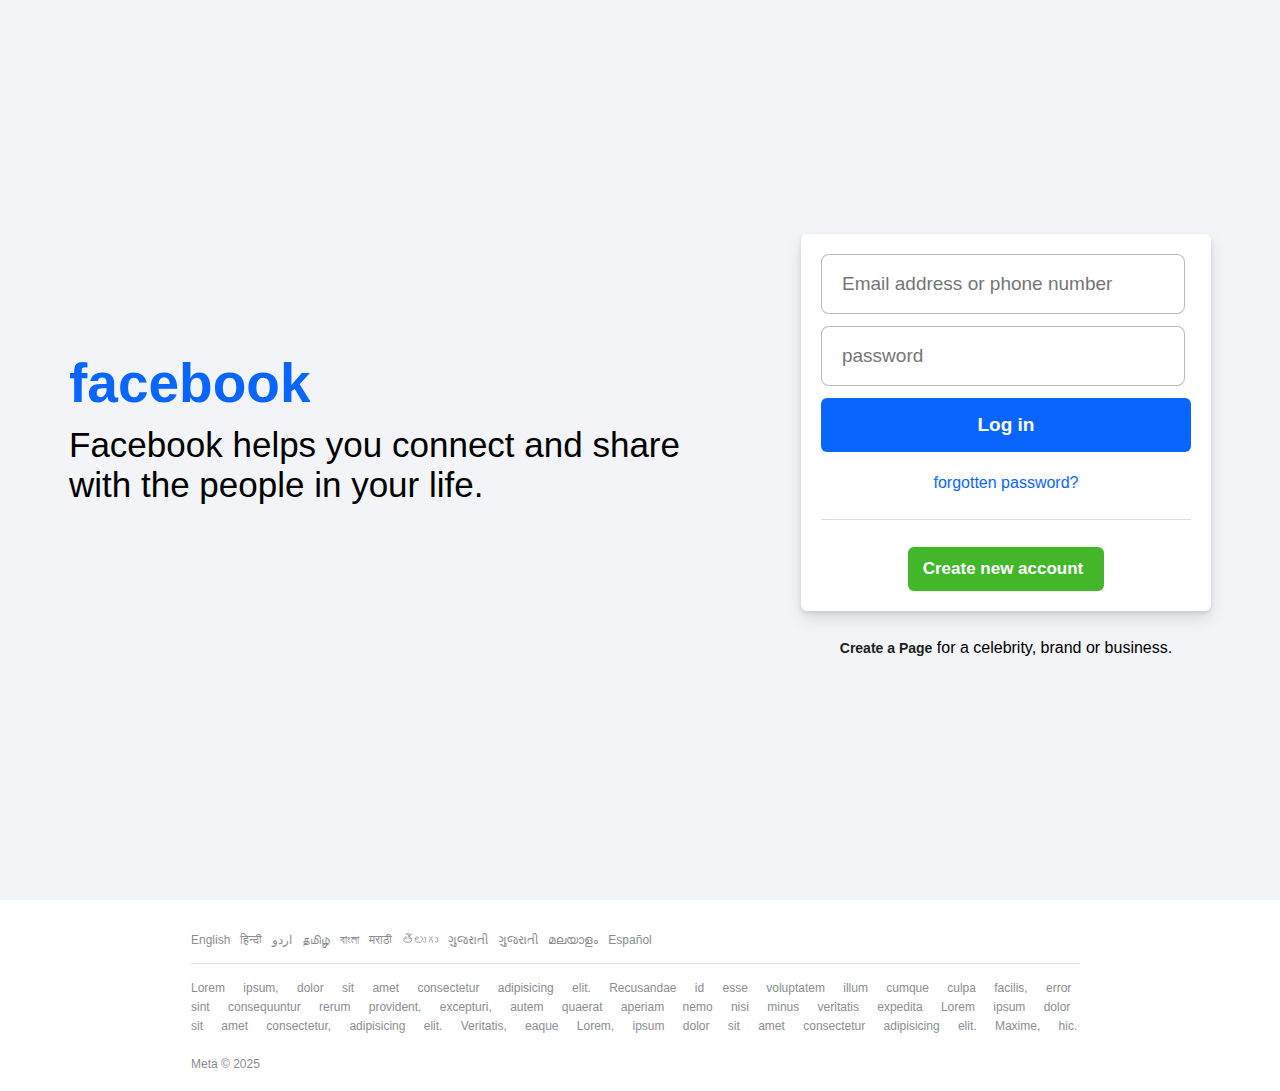
<file: index.html>
<!DOCTYPE html>
<html lang="en">
  <head>
    <meta charset="UTF-8" />
    <meta name="viewport" content="width=device-width, initial-scale=1.0" />
    <title>Facebook – log in or sign up</title>
    <link rel="stylesheet" href="style.css" />
    <link
      rel="shortcut icon"
      href="images/facebook logo.svg"
      type="image/x-icon"
    />
  </head>
  <body>
    <main id="login-page-container">
      <div class="left-side">
        <h1>facebook</h1>
        <p>
          Facebook helps you connect and share <br />
          with the people in your life.
        </p>
      </div>
      <div>
        <form action="/signup.html" class="right-side">
          <input type="text" placeholder="Email address or phone number" />
          <input type="password" placeholder="password" />
          <button type="submit" id="login-btn">Log in</button>
          <a href="forget-password.html" id="forget-password-link"
            >forgotten password?</a
          >
          <div class="bottom-border"></div>
          <button id="sign-up-btn">
            <a href="/signup.html">Create new account</a>
          </button>
        </form>
        <p class="create-page">
          <a href="/page-creation.html">Create a Page</a> for a celebrity, brand
          or business.
        </p>
      </div>
    </main>
    <!-- main section ends -->
    <!-- footer section  -->
    <footer>
      <div id="footer-top">
        <ul>
          <li><a href="#">English</a></li>
          <li><a href="#">हिन्दी </a></li>
          <li><a href="https://en-gb.facebook.com/">اردو </a></li>
          <li><a href="#">தமிழ் </a></li>
          <li><a href="#">বাংলা </a></li>
          <li><a href="#">मराठी</a></li>
          <li><a href="#">తెలుగు</a></li>
          <li><a href="#">ગુજરાતી </a></li>
          <li><a href="#">ગુજરાતી</a></li>
          <li><a href="#">മലയാളം</a></li>
          <li><a href="#">Español</a></li>
        </ul>
      </div>
      <div class="bottom-border"></div>
      <div id="footer-mid">
        Lorem ipsum, dolor sit amet consectetur adipisicing elit. Recusandae id
        esse voluptatem illum cumque culpa facilis, error sint consequuntur
        rerum provident, excepturi, autem quaerat aperiam nemo nisi minus
        veritatis expedita Lorem ipsum dolor sit amet consectetur, adipisicing
        elit. Veritatis, eaque Lorem, ipsum dolor sit amet consectetur
        adipisicing elit. Maxime, hic.
      </div>
      <div id="footer-bottom">Meta &copy; 2025</div>
    </footer>
    <!-- footer section ends  -->
  </body>
</html>
</file>
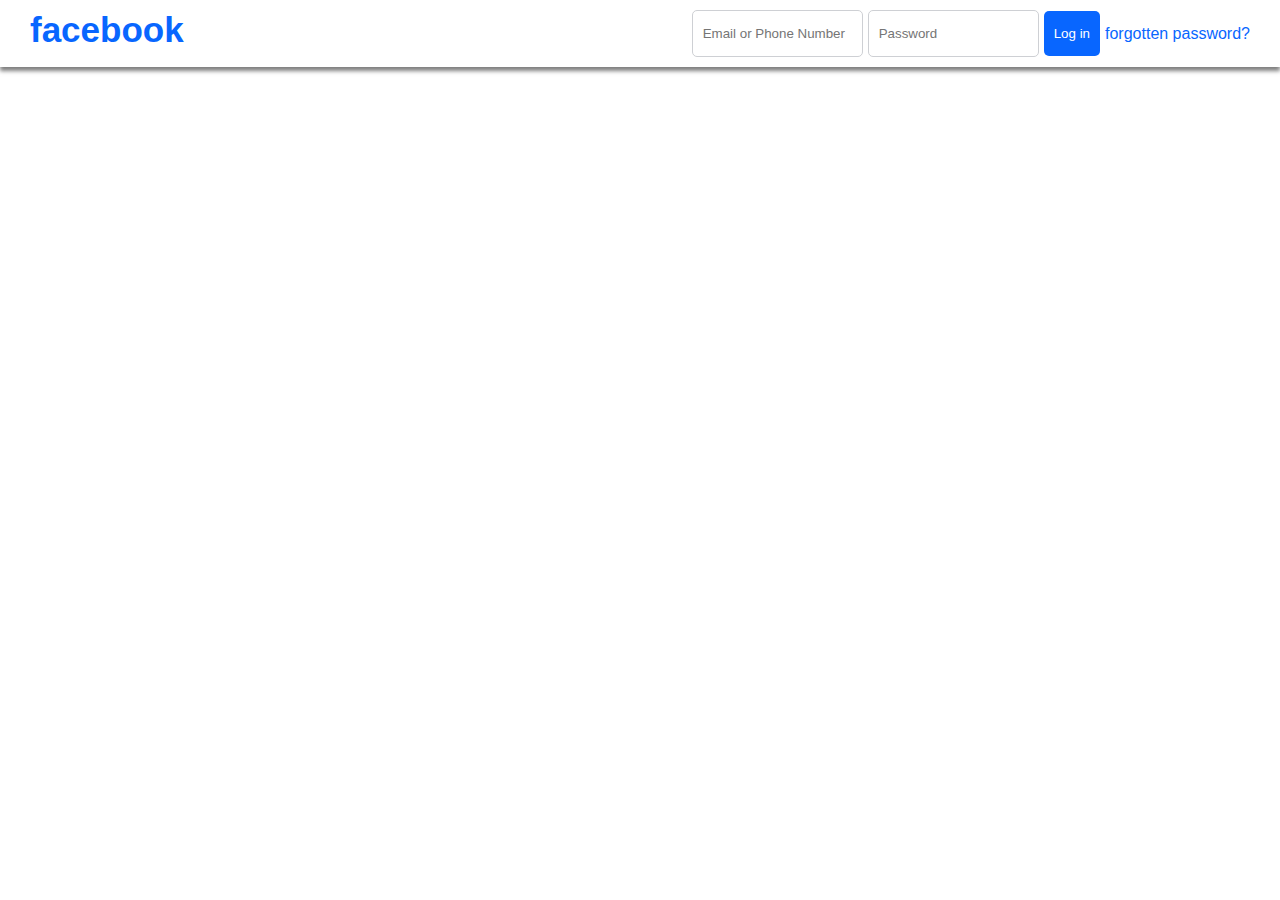
<file: forget-password.html>
<!DOCTYPE html>
<html lang="en">
  <head>
    <meta charset="UTF-8" />
    <meta name="viewport" content="width=device-width, initial-scale=1.0" />
    <title>Document</title>
    <link rel="stylesheet" href="style.css" />
  </head>
  <body>
    <header id="forget-pass-header">
      <h1 class="logo header-left">facebook</h1>
      <div class="header-right">
        <input type="text" placeholder="Email or Phone Number" />
        <input type="password" placeholder="Password" />
        <button type="submit">Log in</button>
        <a href="#">forgotten password?</a>
      </div>
    </header>
  </body>
</html>
</file>
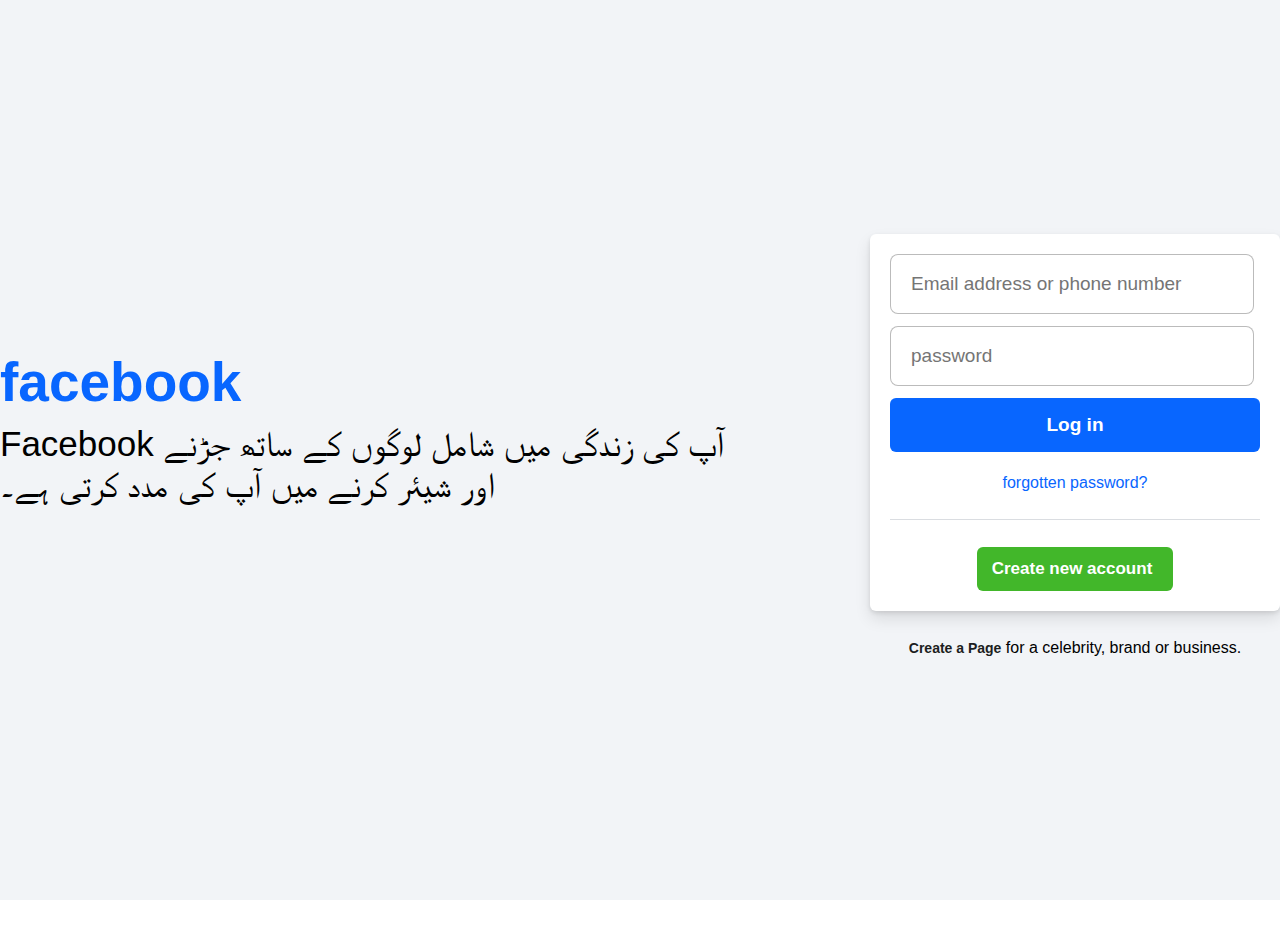
<file: login-page-urdu.html>
<!DOCTYPE html>
<html lang="en">
  <head>
    <meta charset="UTF-8" />
    <meta name="viewport" content="width=device-width, initial-scale=1.0" />
    <title>Facebook – log in or sign up</title>
    <link rel="stylesheet" href="style.css" />
    <link
      rel="shortcut icon"
      href="images/facebook logo.svg"
      type="image/x-icon"
    />
  </head>
  <body>
    <main id="login-page-container">
      <div class="left-side">
        <h1>facebook</h1>
        <p>
          Facebook آپ کی زندگی میں شامل لوگوں کے ساتھ جڑنے اور شیئر کرنے میں آپ
          کی مدد کرتی ہے۔
        </p>
      </div>
      <div>
        <form action="/signup.html" class="right-side">
          <input type="text" placeholder="Email address or phone number" />
          <input type="password" placeholder="password" />
          <button type="submit" id="login-btn">Log in</button>
          <a href="forget-password.html" id="forget-password-link"
            >forgotten password?</a
          >
          <div class="bottom-border"></div>
          <button id="sign-up-btn">
            <a href="/signup.html">Create new account</a>
          </button>
        </form>
        <p class="create-page">
          <a href="/page-creation.html">Create a Page</a> for a celebrity, brand
          or business.
        </p>
      </div>
    </main>
    <!-- main section ends -->
    <!-- footer section  -->
    <footer>
      <div id="footer-top"></div>
    </footer>
  </body>
</html>
</file>
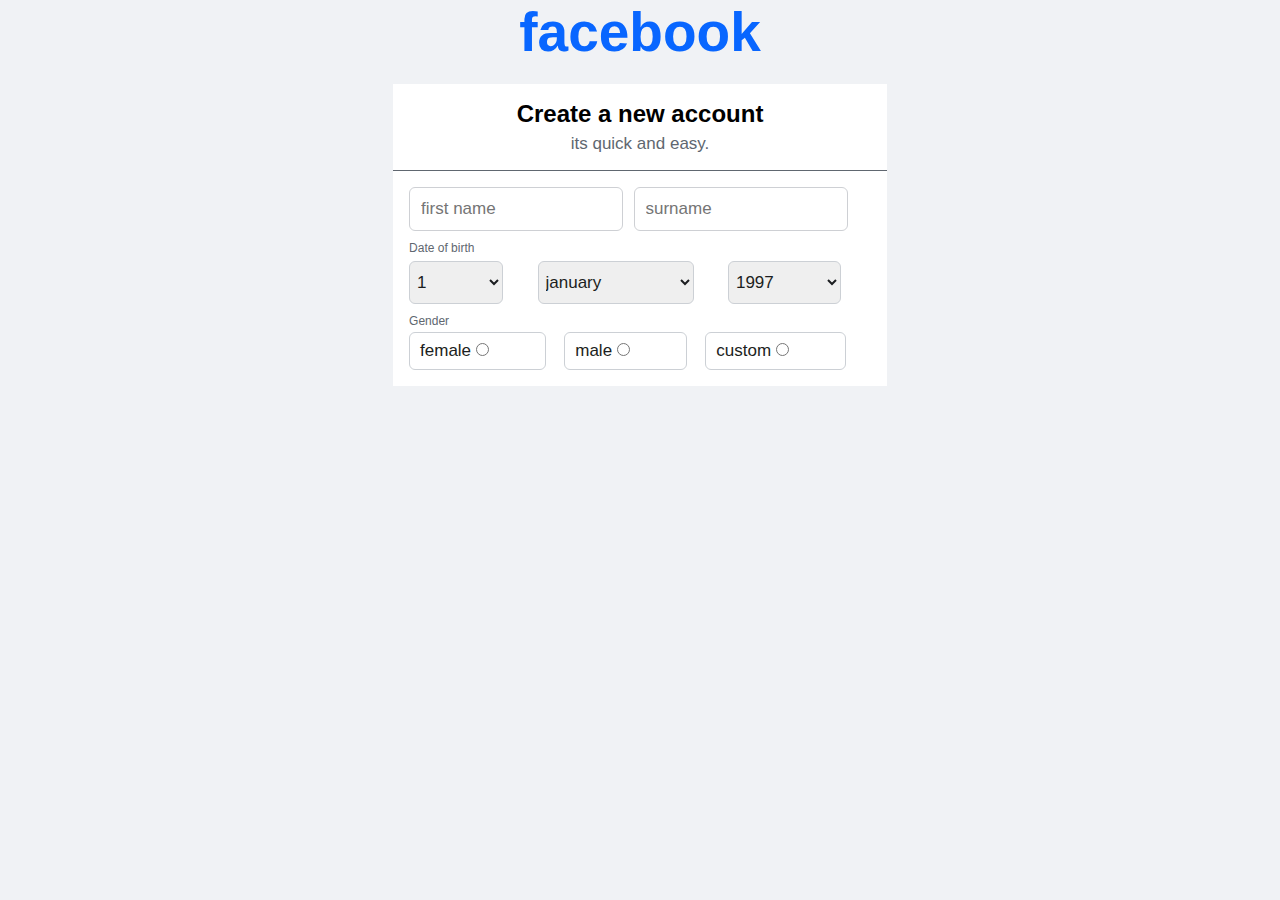
<file: signup.html>
<!DOCTYPE html>
<html lang="en">
  <head>
    <meta charset="UTF-8" />
    <meta name="viewport" content="width=device-width, initial-scale=1.0" />
    <title>Sign up for Facbook</title>
    <link rel="stylesheet" href="style.css" />
  </head>
  <body>
    <main id="Signup-container">
      <h1 id="Signup-logo">facebook</h1>
      <div class="form-container">
        <div class="signup-heading">
          <h2>Create a new account</h2>
          <h5>its quick and easy.</h5>
        </div>

        <form>
          <div class="input-caption">
            <input type="text" placeholder="first name" class="username" />
            <input type="text" placeholder="surname" class="username" />
          </div>

          <div class="dob-field">
            <h5>Date of birth</h5>
            <select class="dob-dropdown">
              <option>1</option>
              <option>2</option>
              <option>3</option>
              <option>4</option>
              <option>5</option>
              <option>6</option>
              <option>7</option>
              <option>8</option>
              <option>9</option>
              <option>10</option>
              <option>11</option>
              <option>12</option>
              <option>13</option>
              <option>14</option>
              <option>15</option>
              <option>16</option>
              <option>17</option>
              <option>18</option>
              <option>19</option>
              <option>20</option>
              <option>21</option>
              <option>22</option>
              <option>23</option>
              <option>24</option>
              <option>25</option>
              <option>26</option>
              <option>27</option>
              <option>28</option>
            </select>

            <select class="dob-dropdown">
              <option>january</option>
              <option>february</option>
              <option>march</option>
              <option>april</option>
              <option>may</option>
              <option>june</option>
              <option>july</option>
              <option>august</option>
              <option>september</option>
              <option>october</option>
              <option>november</option>
              <option>december</option>
            </select>

            <select class="dob-dropdown">
              <option>1997</option>
              <option>1998</option>
              <option>1999</option>
              <option>2000</option>
              <option>2001</option>
              <option>2002</option>
              <option>2003</option>
              <option>2005</option>
              <option>2006</option>
              <option>2007</option>
              <option>2008</option>
              <option>2009</option>
              <option>2010</option>
              <option>2011</option>
              <option>2012</option>
              <option>2013</option>
              <option>2014</option>
              <option>2015</option>
              <option>2016</option>
              <option>2017</option>
              <option>2018</option>
              <option>2019</option>
              <option>2020</option>
              <option>2021</option>
              <option>2022</option>
              <option>2023</option>
              <option>2024</option>
              <option>2025</option>
            </select>
          </div>

          <div class="Gender">
            <h5>Gender</h5>
            <label for="female"
              >female
              <input type="radio" value="female" name="Gender" />
            </label>
            <label for="male"
              >male
              <input type="radio" value="female" name="Gender" />
            </label>
            <label for="custom" id="custom"
              >custom
              <input type="radio" value="custom" name="Gender" />
            </label>
          </div>
        </form>
      </div>
    </main>
  </body>
</html>
</file>
<file: style.css>
:root {
  --xxl: 55px;
  --xl: 35px;
  --l: 28px;
  --m: 19px;
  --s: 17px;
  --xs: 12px;
  --primary-color: #0866ff;
  --secondary-color: #1c1e21;
  --teritiary-color: #8a8d91;
  --border-color: #ced0d4;
  --primary-border-color: #606770;
  --secondary-border-color: #dadde1;
  --teritiary-border-color: #00000044;
  --quaternary-border-color: #ccd0d5;
  --main-background: #fff;
  --primary-background-color: #f2f4f7;
  --secondary-background-color: #e9ebee;
  --quaternary-background-color: #f0f2f5;
  --teritiary-background-color: #42b72a;
  --primary-border-radius: 6px;
  --secondary-border-radius: 8px;
  --primary-box-shadow: 0px 4px 4px 0px rgba(0, 0, 0, 0.5);
  --secondary-box-shadow: 0px 2px 4px rgba(0, 0, 0, 0.1),
    0px 8px 16px rgba(0, 0, 0, 0.1);
}
* {
  margin: 0;
  padding: 0;
  box-sizing: border-box;
  font-family: Helvetica, Arial, sans-serif;
}
/* login page(main page) */

#login-page-container {
  background-color: var(--primary-background-color);
  height: 100vh;
  display: flex;
  justify-content: center;
  align-items: center;
  gap: 121px;
}

.left-side {
  display: flex;
  flex-direction: column;

  h1 {
    color: var(--primary-color);
    font-size: var(--xxl);
    padding-bottom: 10px;
  }

  p {
    font-size: var(--xl);
    margin-bottom: 45px;
  }
}
.right-side {
  background-color: var(--main-background);
  display: flex;
  flex-direction: column;
  justify-content: space-between;
  gap: 12px;
  padding: 20px;
  border-radius: var(--primary-border-radius);
  box-shadow: var(--secondary-box-shadow);

  input {
    width: 364px;
    border: 1px var(--teritiary-border-color) solid;
    padding: 10px 20px;
    border-radius: var(--secondary-border-radius);
    line-height: 2;
    font-size: var(--m);
  }
}
.bottom-border {
  margin: 15px 0;
  border-bottom: 1px solid var(--secondary-border-color);
}
#login-btn {
  background-color: var(--primary-color);
  padding: 16px 0;
  border: none;
  font-weight: 700;
  color: var(--main-background);
  border-radius: var(--primary-border-radius);
  font-size: var(--m);
}
#forget-password-link {
  text-decoration: none;
  color: var(--primary-color);
  text-align: center;
  margin-top: 10px;
}
#sign-up-btn {
  background: var(--teritiary-background-color);
  padding: 12px 15px;
  border: none;
  align-self: center;
  border-radius: var(--primary-border-radius);
}
button > a {
  text-decoration: none;
  color: var(--main-background);
  font-weight: 600;
  font-size: var(--s);
}
.create-page {
  text-align: center;
  margin-top: 28px;
  margin-bottom: 10px;
}
.create-page > a {
  text-decoration: none;
  color: var(--secondary-color);
  font-size: 14px;
  font-weight: 600;
}
footer {
  padding: 30px 200px 0 191px;
}
footer a {
  text-decoration: none;
  color: var(--teritiary-color);
  font-size: var(--xs);
}
#footer-top > ul {
  display: flex;
  list-style: none;
  gap: 10px;
}
#footer-mid {
  color: var(--teritiary-color);
  word-spacing: 15px;
  font-size: var(--xs);
  line-height: 1.6;
}
#footer-bottom {
  font-size: var(--xs);
  color: var(--teritiary-color);
  margin: 20px 0;
}
/* login page (main page) end */

/* header section of forget password */

#forget-pass-header {
  display: flex;
  justify-content: space-between;
  padding: 10px 30px;
  box-shadow: 0px 4px 4px 0px rgba(0, 0, 0, 0.5);
}
.logo {
  color: var(--primary-color);
  font-size: var(--xl);
}
.header-right {
  display: flex;
  align-items: center;
  gap: 5px;

  input {
    padding: 15px 10px;
    border-radius: 5px;
    border: 1px solid var(--border-color);
  }
  button {
    background-color: var(--primary-color);
    padding: 15px 10px;
    border: none;
    border-radius: 5px;
    color: white;
  }
  a {
    text-decoration: none;
    color: var(--primary-color);
    font-family: Helvetica, Arial, sans-serif;
  }
}
/* header section of forget password end */

/* sing up for facebok */

#Signup-container {
  display: flex;
  flex-direction: column;
  align-items: center;
  background: var(--quaternary-background-color);
  height: 100vh;
}
#Signup-logo {
  color: var(--primary-color);
  font-size: var(--xxl);
}
.signup-heading {
  background: var(--main-background);
  text-align: center;
  border-bottom: 1px solid var(--primary-border-color);
  margin-top: 20px;
  padding: 16px 90px;
  h5 {
    color: var(--primary-border-color);
    margin-top: 6px;
    font-weight: 400;
    font-size: var(--s);
  }
}
form {
  padding: 16px;
  background: var(--main-background);
  display: flex;
  justify-content: center;
  flex-direction: column;
  gap: 10px;
  input {
    border-radius: var(--primary-border-radius);
    line-height: 16px;
    padding: 11px;
    border: 1px solid var(--border-color);
    font-size: var(--s);
  }
}

form :nth-child(1) {
  margin-right: 6px;
}
.dob-field {
  h5 {
    font-weight: 400;
    font-size: var(--xs);
    color: var(--primary-border-color);
  }
  select {
    margin-top: 6px;

    padding: 10px 50px 10px 3px;
    font-size: var(--s);
    margin-right: 30px;
    border-radius: var(--primary-border-radius);
    border: 1px solid var(--quaternary-border-color);
    color: var(--secondary-color);
  }
}
.Gender > h5 {
  font-weight: 400;
  font-size: var(--xs);
  color: var(--primary-border-color);
}
.Gender > label {
  padding: 10px 50px 10px 10px;
  border: 1px solid var(--quaternary-border-color);
  line-height: 16px;
  font-size: var(--s);
  border-radius: var(--primary-border-radius);
  color: var(--secondary-color);
  display: inline-block;
  margin: 4px 14px 0 0;
}

/* signup for facebok end */
</file>
